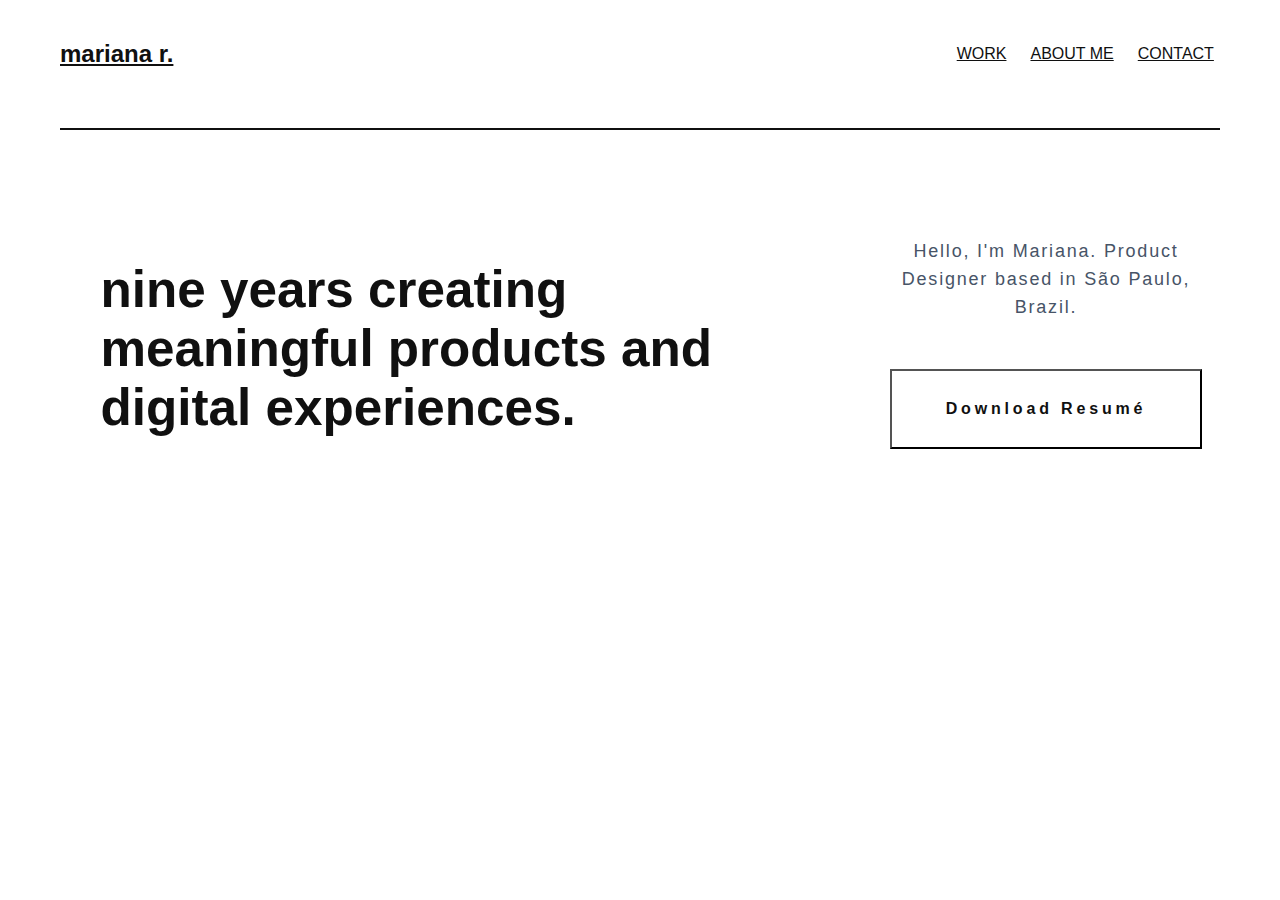
<file: index.html>
<!DOCTYPE html>
<html lang="en">
<head>
    <meta charset="UTF-8">
    <meta name="viewport" content="width=device-width, initial-scale=1.0">
    <link rel="stylesheet" href="styles.css">
    <title>Mariana Rondino</title>
</head>
<body>
  <div class="container">
    <header class="header-main">
        <h2><a href="index.html">mariana r.</a></h2>
        <div class="menu">
          <div><a href="work.html">WORK</a></div>
          <div><a href="about.html">ABOUT ME</a></div>
          <div><a href="contact.html">CONTACT</a></div>
        </div>
        <div></div>
    </header>
    <div class="line"></div>
    <div class="flex-container">
      <div class="columnTitle"><h1 class="homeText">nine years creating meaningful products and digital experiences.</h1></div>
      <div class="columnText"><p class="paragraph">Hello, I'm Mariana. Product Designer based in São Paulo, Brazil.</p><button class="primary-button">Download Resumé</button></div>
    </div>
</div>
</body>
</html>
</file>
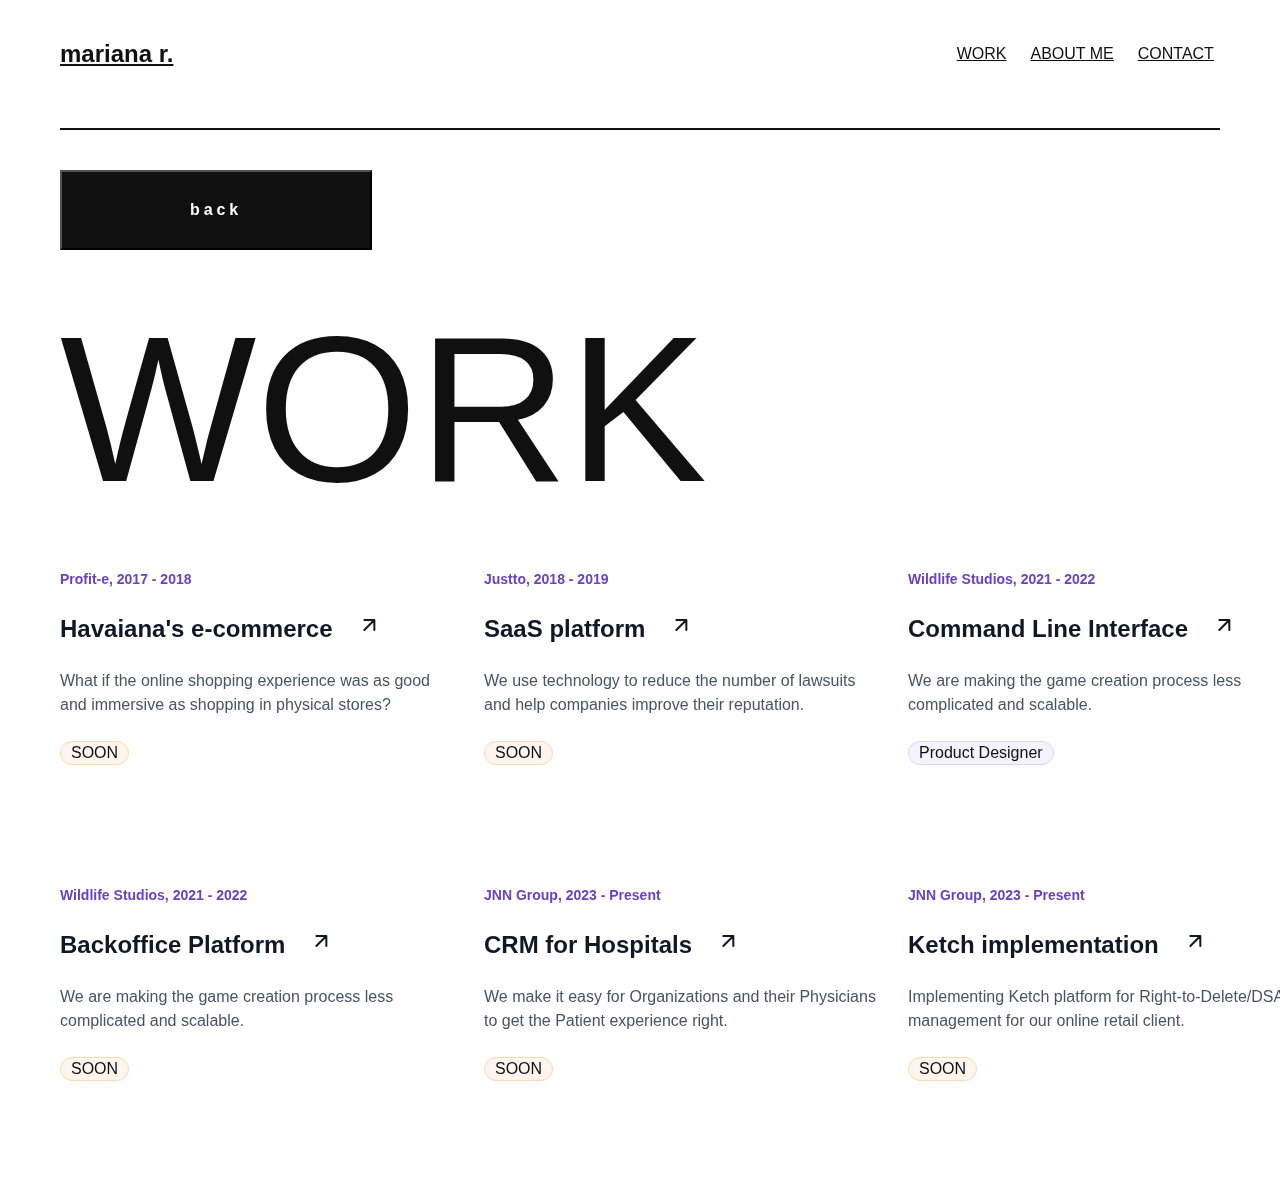
<file: work.html>
<!DOCTYPE html>
<html lang="EN">
    <head>
        <meta charset="UTF-8">
        <meta name="viewport" content="width=device-width, initial-scale=1.0">
        <link rel="stylesheet" href="styles.css">
        <title>Mariana Rondino</title>
    </head>
    <body>
        <div class="container">
            <header class="header-main">
                <h2><a href="index.html">mariana r.</a></h2>
                <div class="menu">
                  <div><a href="work.html">WORK</a></div>
                  <div><a href="about.html">ABOUT ME</a></div>
                  <div><a href="contact.html">CONTACT</a></div>
                </div>
                <div></div>
            </header>
        <div class="line"></div>
        <a class="secondary-a" href="index.html"><button class="secondary-button">back</button></a>
        <div class="page-title">WORK</div>
        <div class="flex-container-work1">
            <div id="card">
                <div id="s-title">Profit-e, 2017 - 2018</div>
                <div id="m-title">Havaiana's e-commerce<a class="icon-button"><svg xmlns="http://www.w3.org/2000/svg" width="25" height="24" viewBox="0 0 25 24" fill="none">
                    <path d="M7.3335 17L17.3335 7M17.3335 7H7.3335M17.3335 7V17" stroke="#101828" stroke-width="2" stroke-linecap="round" stroke-linejoin="round"/>
                  </svg></a></div>
                <div id="p-cardText">What if the online shopping experience was as good and immersive as shopping in physical stores?</div>
                <div id="chip-category">
                    <div class="chip-4">SOON</div>
                </div>
            </div>
            <div id="card">
                <div id="s-title">Justto, 2018 - 2019</div>
                <div id="m-title">SaaS platform<a class="icon-button"><svg xmlns="http://www.w3.org/2000/svg" width="25" height="24" viewBox="0 0 25 24" fill="none">
                    <path d="M7.3335 17L17.3335 7M17.3335 7H7.3335M17.3335 7V17" stroke="#101828" stroke-width="2" stroke-linecap="round" stroke-linejoin="round"/>
                  </svg></a></div>
                <div id="p-cardText">We use technology to reduce the number of lawsuits and help companies improve their reputation.</div>
                <div id="chip-category">
                    <div class="chip-4">SOON</div>
                </div>
            </div>
            <div id="card">
                <div id="s-title">Wildlife Studios, 2021 - 2022</div>
                <div id="m-title">Command Line Interface<a class="icon-button" href="wildlife-studios1.html"><svg xmlns="http://www.w3.org/2000/svg" width="25" height="24" viewBox="0 0 25 24" fill="none">
                    <path d="M7.3335 17L17.3335 7M17.3335 7H7.3335M17.3335 7V17" stroke="#101828" stroke-width="2" stroke-linecap="round" stroke-linejoin="round"/>
                  </svg></a></div>
                <div id="p-cardText">We are making the game creation process less complicated and scalable.</div>
                <div id="chip-category">
                    <div class="chip-1">Product Designer</div>
                </div>
            </div>
        </div>

        <div class="flex-container-work2">
            <div id="card">
                <div id="s-title">Wildlife Studios, 2021 - 2022</div>
                <div id="m-title">Backoffice Platform<a class="icon-button"><svg xmlns="http://www.w3.org/2000/svg" width="25" height="24" viewBox="0 0 25 24" fill="none">
                    <path d="M7.3335 17L17.3335 7M17.3335 7H7.3335M17.3335 7V17" stroke="#101828" stroke-width="2" stroke-linecap="round" stroke-linejoin="round"/>
                  </svg></a></div>
                <div id="p-cardText">We are making the game creation process less complicated and scalable.</div>
                <div id="chip-category">
                    <div class="chip-4">SOON</div>
                </div>
            </div>
            <div id="card">
                <div id="s-title">JNN Group, 2023 - Present</div>
                <div id="m-title">CRM for Hospitals<a class="icon-button"><svg xmlns="http://www.w3.org/2000/svg" width="25" height="24" viewBox="0 0 25 24" fill="none">
                    <path d="M7.3335 17L17.3335 7M17.3335 7H7.3335M17.3335 7V17" stroke="#101828" stroke-width="2" stroke-linecap="round" stroke-linejoin="round"/>
                  </svg></a></div>
                <div id="p-cardText">We make it easy for Organizations and their Physicians to get the Patient experience right.</div>
                <div id="chip-category">
                    <div class="chip-4">SOON</div>
                </div>
            </div>
            <div id="card">
                <div id="s-title">JNN Group, 2023 - Present</div>
                <div id="m-title">Ketch implementation<a class="icon-button"><svg xmlns="http://www.w3.org/2000/svg" width="25" height="24" viewBox="0 0 25 24" fill="none">
                    <path d="M7.3335 17L17.3335 7M17.3335 7H7.3335M17.3335 7V17" stroke="#101828" stroke-width="2" stroke-linecap="round" stroke-linejoin="round"/>
                  </svg></a></div>
                <div id="p-cardText">Implementing Ketch platform for Right-to-Delete/DSAR management for our online retail client.</div>
                <div id="chip-category">
                    <div class="chip-4">SOON</div>
                </div>
            </div>
        </div>

        </div>
    </body>
</html>
</file>
<file: styles.css>
/* Main page */
body {
    margin: 0;
    padding: 0;
    font-family: 'Avenir Next', sans-serif;
}

.container {
    width: 100%;
    height: 100%;
    position: relative;
    background: linear-gradient(0deg, white 0%, white 100%);
}

.header-main {
    display: flex;
    justify-content: space-between;
    align-items: center;
    margin-bottom: 40px;
    color: #101010;
}

.homeText {
    color: #101010;
    font-size: 4vw; /* Responsive font size */
    margin-top: 10vh; /* Responsive margin */
    padding-left: 5%; /* Responsive padding */
    padding-right: 5%; /* Responsive padding */
    font-weight: 600;
    word-wrap: break-word;
    text-align: left;
}

.paragraph {
    color: #101010;
    font-size: 2vw; /* Responsive font size */
    margin-top: 5vh; /* Responsive margin */
    padding-left: 5%; /* Responsive padding */
    padding-right: 5%; /* Responsive padding */
    font-family: 'Avenir Next', sans-serif;
    font-weight: 200;
    letter-spacing: 0.1em; /* Responsive letter spacing */
    word-wrap: break-word;
}

.flex-container {
    display: flex;
    flex-direction: row;
}

.columnTitle {
    flex: 70%;
  }

.columnText {
    flex: 30%;
    display: flex;
    flex-direction: column;
    align-items: center; /* Center items horizontally */
    justify-content: center; /* Center items vertically */
    text-align: center; /* Center text horizontally */
  }

/* Media Query for Smaller Screens */
@media (max-width: 600px) {
    .flex-container {
        flex-direction: column;
    }
    
    .homeText,
    .paragraph {
        font-size: 6vw; /* Adjust font size for smaller screens */
        margin-top: 10vh;
        padding-left: 5%;
        padding-right: 5%;
        text-align: center; /* Center-align text */
    }
}

.primary-button {
    background-color: #ffffff;
    color: #101010;
    width: 100%;
    max-width: 312px;
    height: 80px;
    flex-shrink: 0;
    text-align: center;
    font-family: 'Avenir Next', sans-serif;
    font-size: 16px;
    font-style: normal;
    font-weight: 600;
    line-height: normal;
    letter-spacing: 3.84px;
    cursor: pointer;
    /* Center the button horizontally */
    margin: 0 auto;
}

/* Media Query for Smaller Screens */
@media (max-width: 600px) {
    .primary-button {
        font-size: 14px; /* Adjust font size for smaller screens */
        height: 60px; /* Adjust button height for smaller screens */
    }
}

.menu {
    display: flex;
    gap: 24px;
    flex-direction: row;
    margin-left: 67%;
}

/* About me */
body {
    margin: 0;
    padding: 0;
    font-family: 'Avenir Next', sans-serif;
    background: #ffffff
}

.container {
    width: 100%;
    max-width: 1200px;
    margin: 0 auto;
    padding: 20px;
    box-sizing: border-box;
}

.header {
    display: flex;
    justify-content: space-between;
    align-items: center;
    margin-bottom: 40px;
}

.header h1 {
    color: #101010;
    font-size: 24px;
    font-weight: 600;
    letter-spacing: 3.84px;
    word-wrap: break-word;
}

.line {
    height: 2px;
    background-color: #101010;
    margin-bottom: 40px;
}

.image-container {
    max-width: 100%;
    overflow: hidden;
    border-radius: 12px;
}

.image-container img {
    width: 100%;
    height: auto;
}

.text {
    color: #101010;
    font-size: 24px;
    font-weight: 600;
    line-height: 32px;
    margin-bottom: 24px;
    word-wrap: break-word;
}

.paragraph {
    color: #475467;
    font-size: 18px;
    font-weight: 400;
    line-height: 28px;
    margin-bottom: 48px;
    word-wrap: break-word;
}

/* WORK */
.flex-container-work1 {
    display: grid;
    grid-template-columns: repeat(3, 1fr);
    gap: 32px;
}

.flex-container-work2 {
    display: grid;
    grid-template-columns: repeat(3, 1fr);
    gap: 32px;
}

#card {
    display: flex;
    width: 392px;
    flex-direction: column;
    align-items: flex-start;
    gap: 24px;
    align-self: stretch;
    margin-bottom: 80px;
    margin-top: 40px;
    word-wrap: break-word
}

#s-title {
    color: #6941C6;
    font-family: 'Avenir Next', sans-serif;
    font-size: 14px;
    font-style: normal;
    font-weight: 600;
    line-height: 20px;
}

#m-title {
    color: #101828;
    font-family: 'Avenir Next', sans-serif;
    font-size: 24px;
    font-style: normal;
    font-weight: 600;
    line-height: 32px;
}

svg {
    padding-left: 24px;
}

#p-cardText {
    color: #475467;
    font-family: 'Avenir Next', sans-serif;
    font-size: 16px;
    font-style: normal;
    font-weight: 400;
    line-height: 24px;
}

#chip-category {
    display: flex;
    align-items: flex-start;
    gap: 8px;
    align-self: stretch;
    color: #101010;
}

.chip-1 {
    display: flex;
    padding: 2px 10px;
    align-items: center;
    border-radius: 16px;
    border: 1px solid var(--purple-200, #D9D6FE);
    background: var(--purple-50, #F4F3FF);
    mix-blend-mode: multiply;
}

.chip-2 {
    display: flex;
    padding: 2px 10px;
    align-items: center;
    border-radius: 16px;
    border: 1px solid var(--gray-200, #EAECF0);
    background: var(--gray-50, #F9FAFB);
    mix-blend-mode: multiply;
}

.chip-3 {
    display: flex;
    padding: 2px 10px;
    align-items: center;
    border-radius: 16px;
    border: 1px solid var(--gray-200, #EAECF0);
    background: var(--gray-50, #F9FAFB);
    mix-blend-mode: multiply;
}

.chip-4 {
    display: flex;
    padding: 2px 10px;
    align-items: center;
    border-radius: 16px;
    border: 1px solid var(--orange-200, #F9DBAF);
    background: var(--orange-50, #FEF6EE);
    mix-blend-mode: multiply;
}

.secondary-button {
    width: 312px;
    height: 80px;
    flex-shrink: 0;
    background: #101010;
    color: #FFF;
    text-align: center;
    font-family: 'Avenir Next', sans-serif;
    font-size: 16px;
    font-style: normal;
    font-weight: 600;
    line-height: normal;
    letter-spacing: 3.84px;
    cursor: pointer;
    box-sizing: border-box;
}

.secondary-a {
    color: #FFF;
}

a {
    color: #101010;
}

.page-title {
    width: 1192px;
    color: #101010;
    font-family: 'Avenir Next', sans-serif;
    font-size: 208px;
    font-style: normal;
    font-weight: 400;
    line-height: normal;
    margin-top: 40px;
}

.content-text1 {
    margin-top: 48px;

}

.m-title2 {
    color: #101010;
    font-family: 'Avenir Next', sans-serif;
    font-size: 24px;
    font-style: normal;
    font-weight: 600;
    line-height: 133.333%;
    align-self: stretch;
}

.content-text2 {
    margin-top: 48px;
    margin-bottom: 80px;
}

.m-title3 {
    color: #101010;
    font-family: 'Avenir Next', sans-serif;
    font-size: 24px;
    font-style: normal;
    font-weight: 600;
    line-height: 133.333%;
    align-self: stretch;
}

.page-title2 {
    width: 1192px;
    color: #101010;
    font-family: Avenir Next;
    font-size: 104px;
    font-style: normal;
    font-weight: 400;
    line-height: normal;
    margin-top: 40px;
}

.container-features {
    display: flex;
    flex-direction: row;
    margin-top: 48px;
    margin-bottom: 48px;
}

.feature-tabs {
    display: flex;
    padding: 16px 0px 16px 24px;
    flex-direction: column;
    align-items: flex-start;
    gap: 32px;
    align-self: stretch;
}

.tab-title {
    align-self: stretch;
    color: var(--gray-900, #101828);
/* Text xl/Semibold */
    font-family: Avenir Next;
    font-size: 20px;
    font-style: normal;
    font-weight: 600;
    line-height: 150%;
}

.conclusion-container {
    display: flex;
    padding: 32px;
    flex-direction: column;
    align-items: flex-start;
    gap: 16px;
    align-self: stretch;
    border-radius: 16px;
    background: var(--gray-50, #F9FAFB);
    margin-top: 48px;
}

.conclusion-title {
    align-self: stretch;
    color: #101828;
    font-family: Avenir Next;
    font-size: 30px;
    font-style: normal;
    font-weight: 600;
    line-height: 38px;
}

.conclusion-text {
    align-self: stretch;
    color: #475467;
    font-family: Avenir Next;
    font-size: 18px;
    font-style: normal;
    font-weight: 400;
    line-height: 28px;
}
</file>
